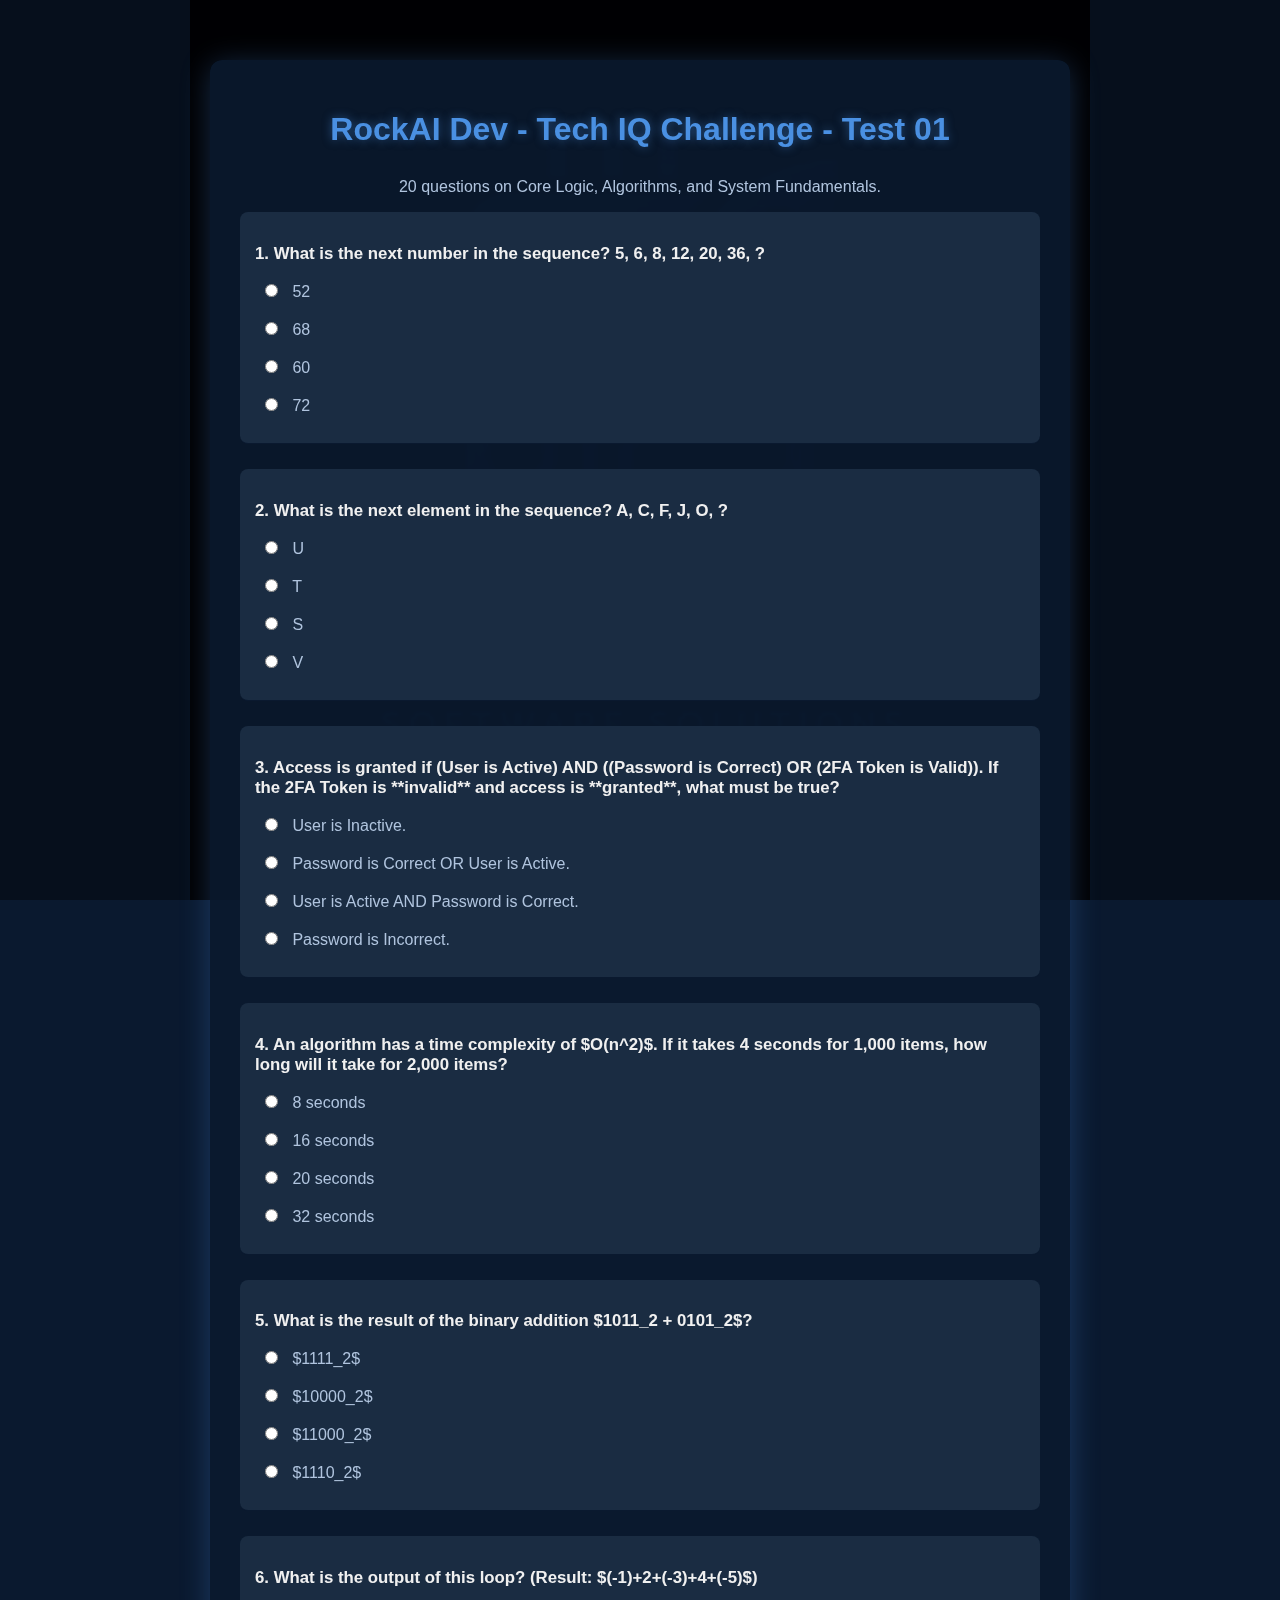
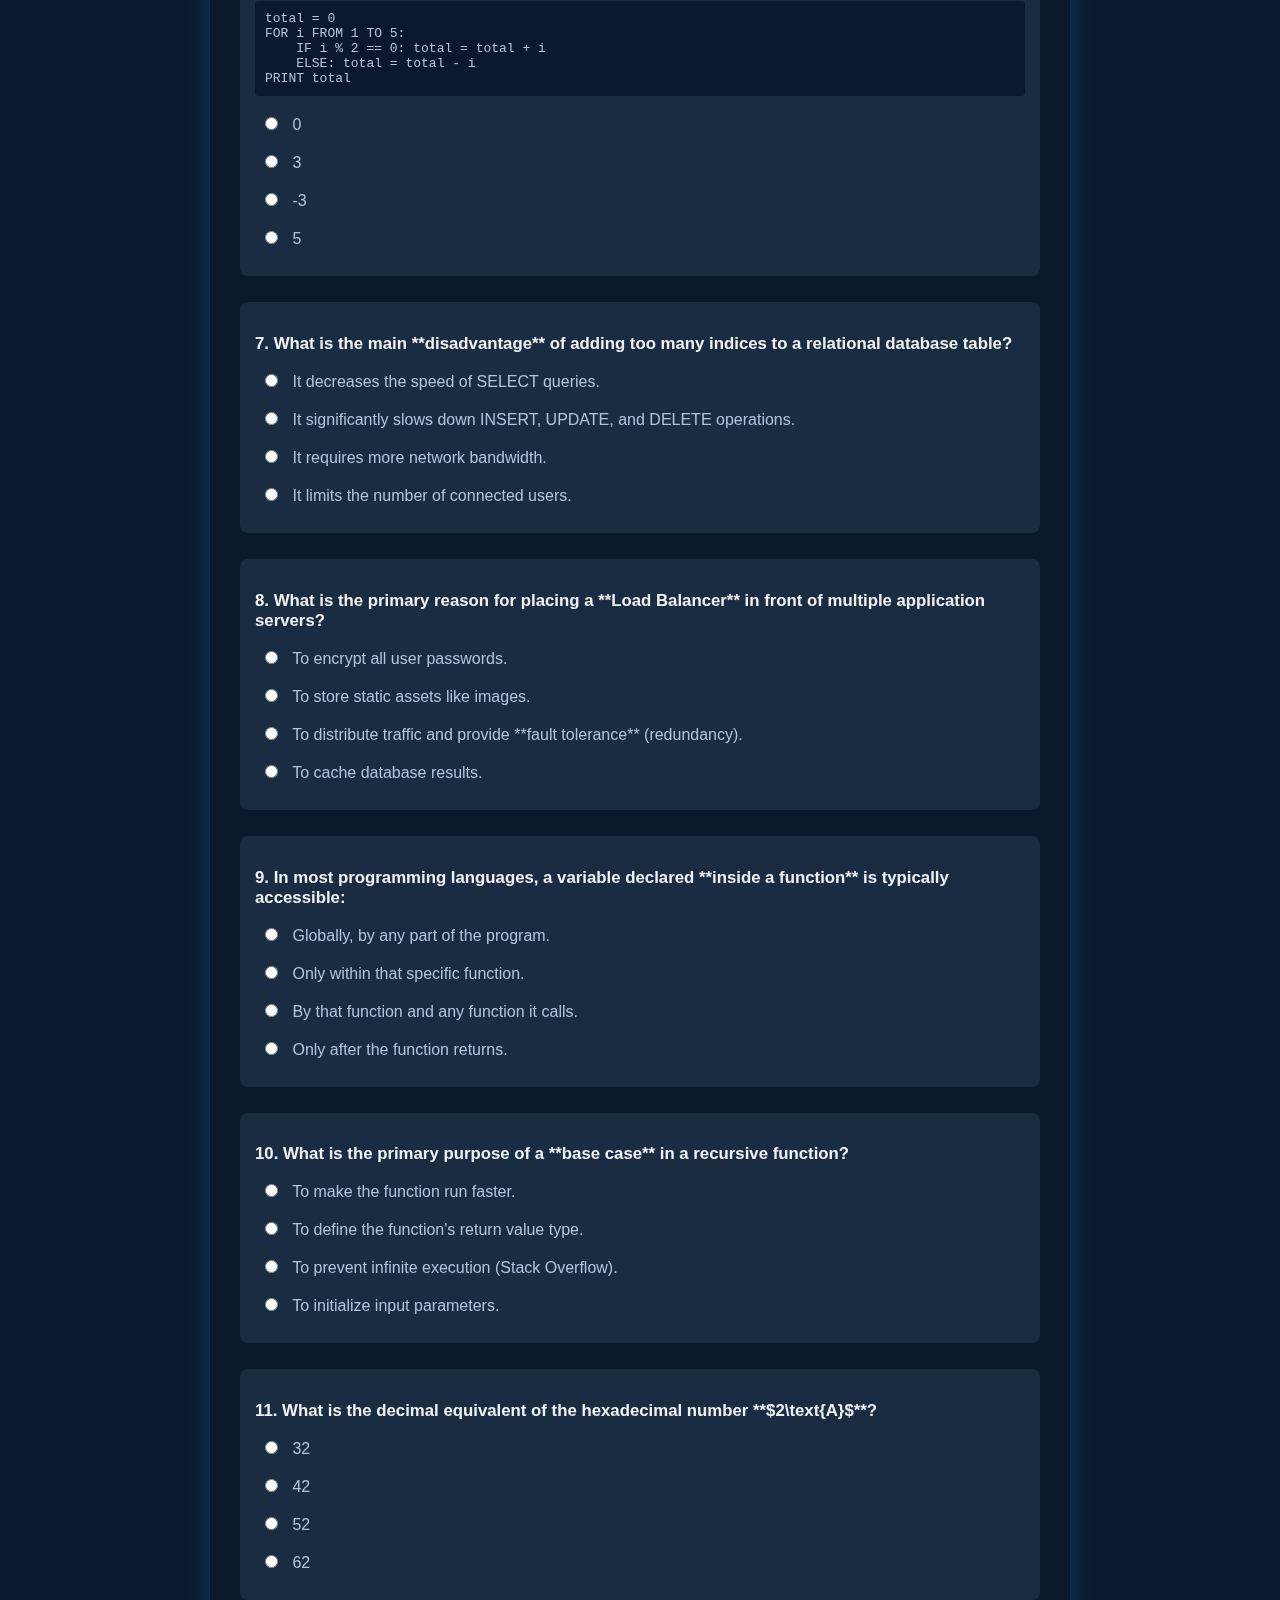
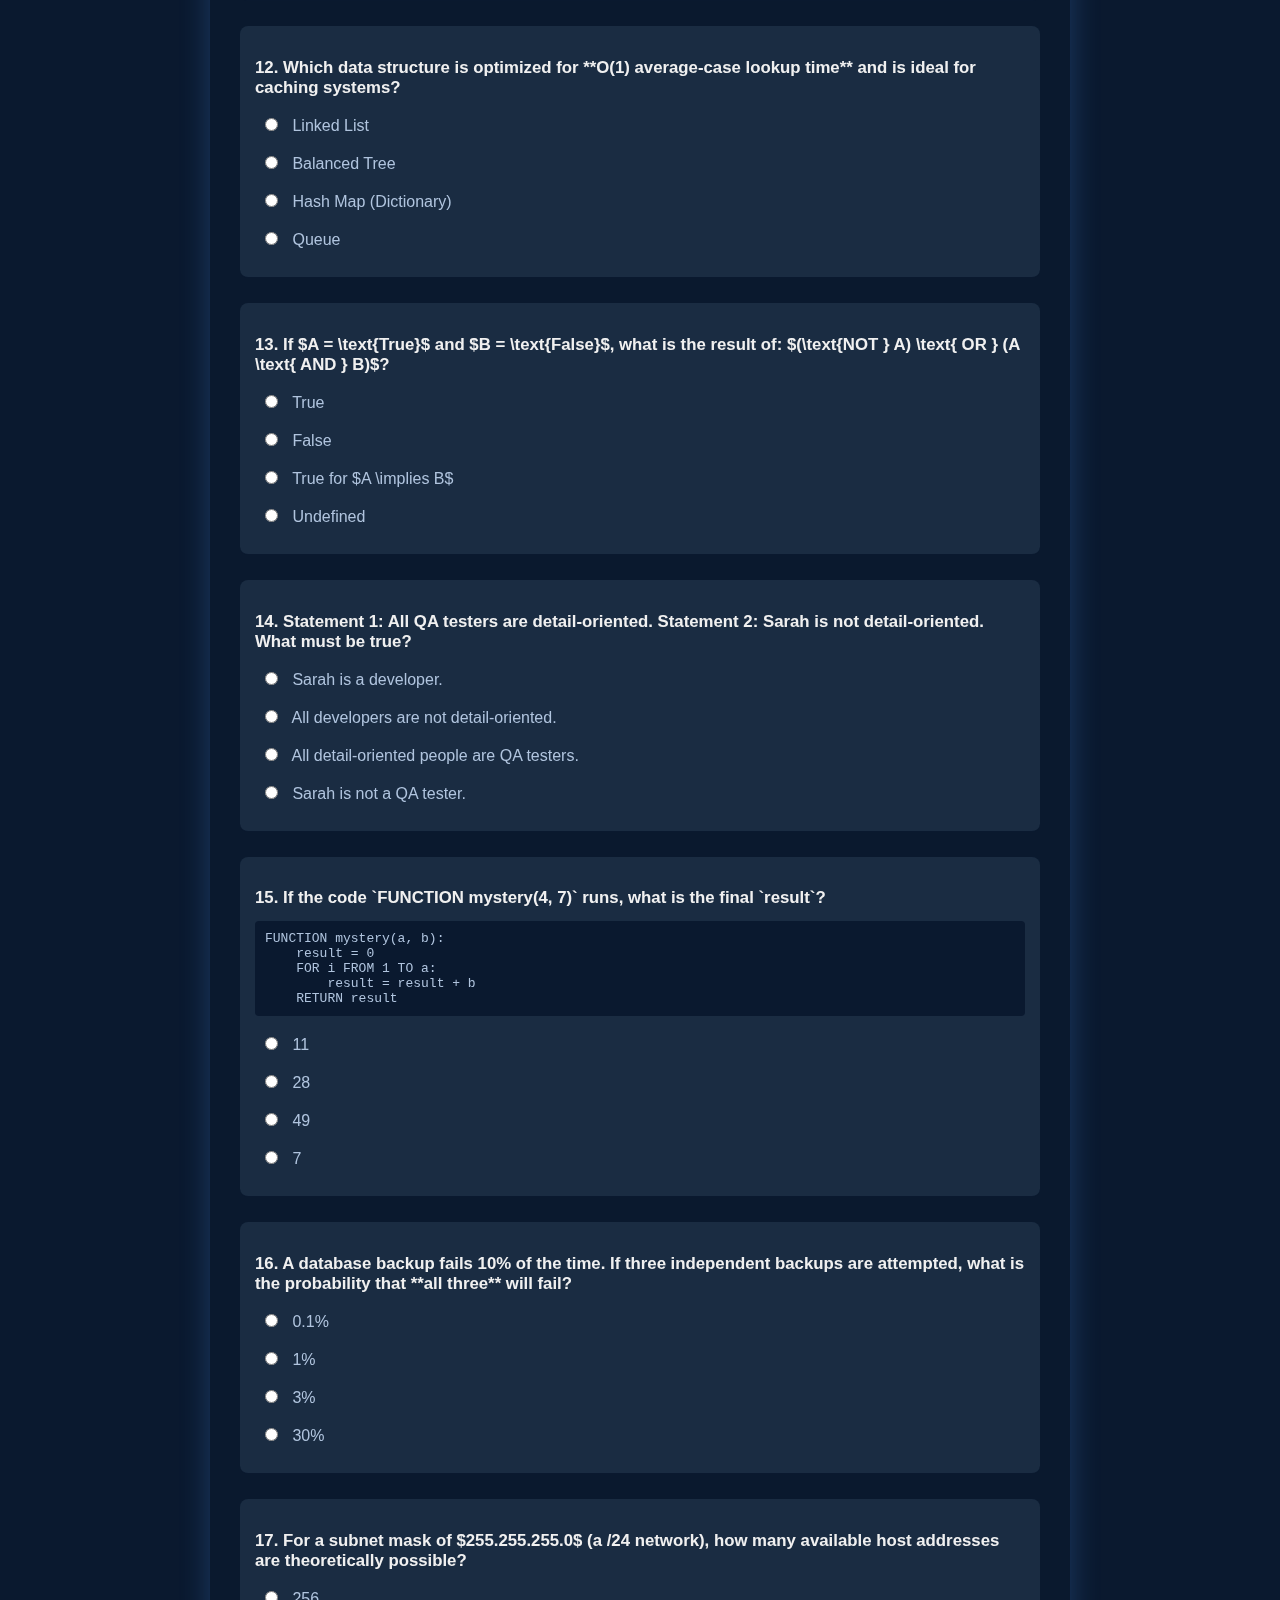
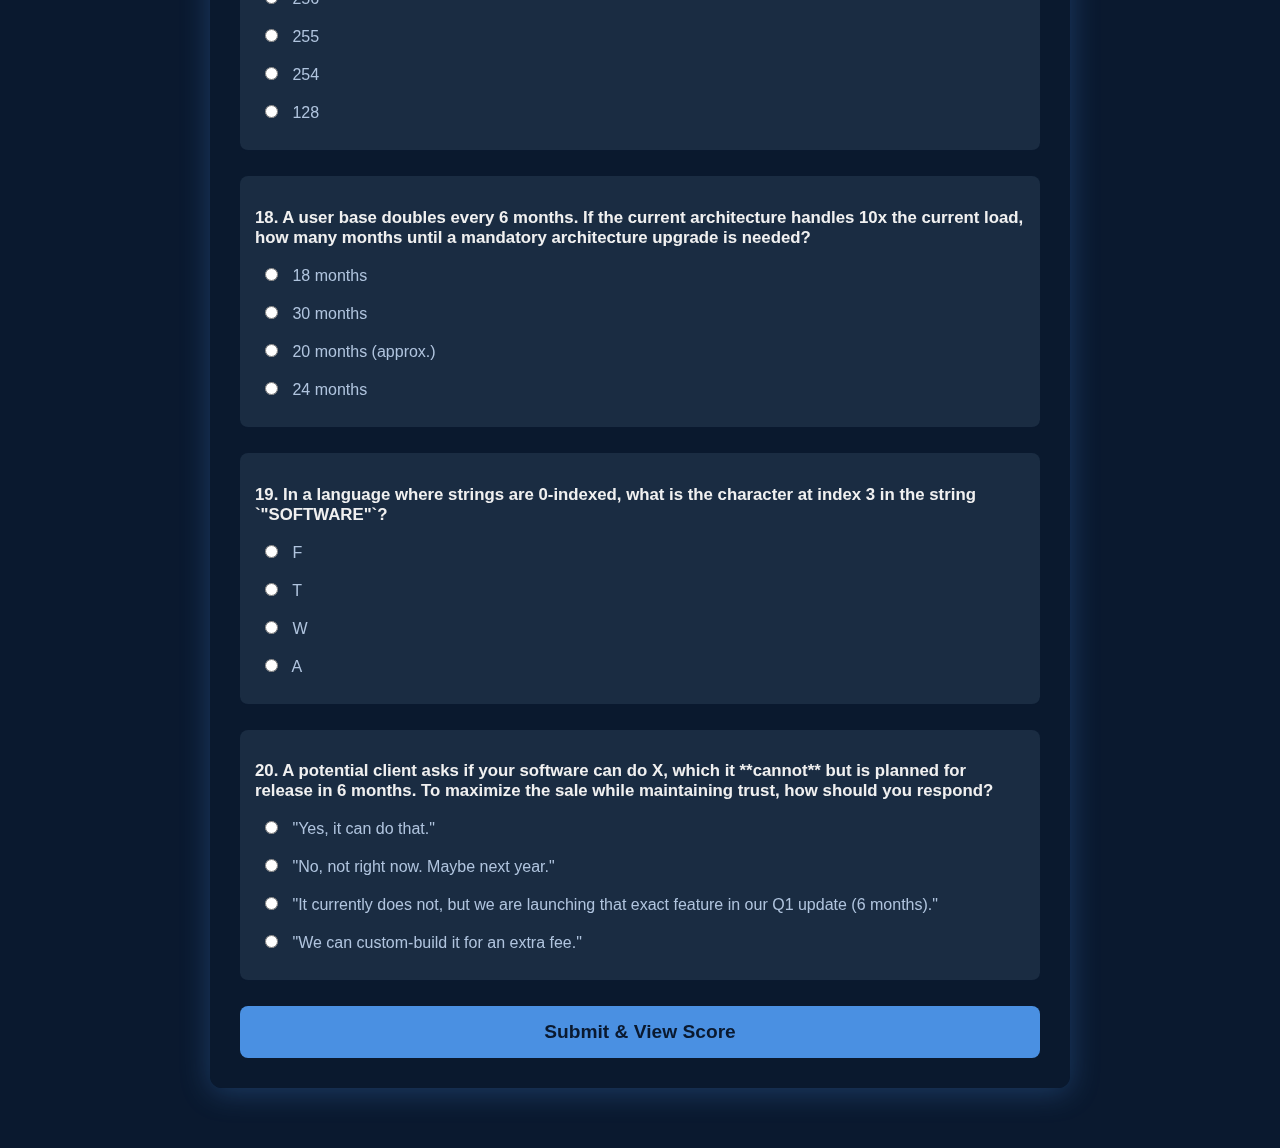
<file: index.html>
<!DOCTYPE html>
<html lang="en">
<head>
    <meta charset="UTF-8">
    <meta name="viewport" content="width=device-width, initial-scale=1.0">
    <title>RockAI Dev - Tech IQ Challenge - Test 01</title>
    
    <link rel="stylesheet" href="iq_test.css">
    
    <meta property="og:title" content="RockAI Dev - Tech IQ Challenge - Test 01">
    <meta property="og:description" content="I just scored high on RockAI Dev's Tech IQ Challenge! Test your core logic and algorithms.">
    <meta property="og:image" content="https://YOUR-REAL-DOMAIN.com/RockAI-IQ-Tests/images.jpg"> 
    <meta property="og:url" content="https://YOUR-REAL-DOMAIN.com/RockAI-IQ-Tests/TechIQ_Test_01.html"> 

</head>
<body>
    <div class="container">
        <h1>RockAI Dev - Tech IQ Challenge - Test 01</h1>
        <p style="color: var(--secondary-text); text-align: center;">20 questions on Core Logic, Algorithms, and System Fundamentals.</p>

        <form id="iq-test-form">
            <div class="question-container" data-correct-answer="B">
                <p>1. What is the next number in the sequence? 5, 6, 8, 12, 20, 36, ?</p>
                <label><input type="radio" name="q1" value="A" required> 52</label>
                <label><input type="radio" name="q1" value="B"> 68</label>
                <label><input type="radio" name="q1" value="C"> 60</label>
                <label><input type="radio" name="q1" value="D"> 72</label>
            </div>
            
            <div class="question-container" data-correct-answer="A">
                <p>2. What is the next element in the sequence? A, C, F, J, O, ?</p>
                <label><input type="radio" name="q2" value="A" required> U</label>
                <label><input type="radio" name="q2" value="B"> T</label>
                <label><input type="radio" name="q2" value="C"> S</label>
                <label><input type="radio" name="q2" value="D"> V</label>
            </div>
            
            <div class="question-container" data-correct-answer="C">
                <p>3. Access is granted if (User is Active) AND ((Password is Correct) OR (2FA Token is Valid)). If the 2FA Token is **invalid** and access is **granted**, what must be true?</p>
                <label><input type="radio" name="q3" value="A" required> User is Inactive.</label>
                <label><input type="radio" name="q3" value="B"> Password is Correct OR User is Active.</label>
                <label><input type="radio" name="q3" value="C"> User is Active AND Password is Correct.</label>
                <label><input type="radio" name="q3" value="D"> Password is Incorrect.</label>
            </div>
            
            <div class="question-container" data-correct-answer="B">
                <p>4. An algorithm has a time complexity of $O(n^2)$. If it takes 4 seconds for 1,000 items, how long will it take for 2,000 items?</p>
                <label><input type="radio" name="q4" value="A" required> 8 seconds</label>
                <label><input type="radio" name="q4" value="B"> 16 seconds</label>
                <label><input type="radio" name="q4" value="C"> 20 seconds</label>
                <label><input type="radio" name="q4" value="D"> 32 seconds</label>
            </div>

            <div class="question-container" data-correct-answer="B">
                <p>5. What is the result of the binary addition $1011_2 + 0101_2$?</p>
                <label><input type="radio" name="q5" value="A" required> $1111_2$</label>
                <label><input type="radio" name="q5" value="B"> $10000_2$</label>
                <label><input type="radio" name="q5" value="C"> $11000_2$</label>
                <label><input type="radio" name="q5" value="D"> $1110_2$</label>
            </div>

            <div class="question-container" data-correct-answer="C">
                <p>6. What is the output of this loop? (Result: $(-1)+2+(-3)+4+(-5)$)</p>
                <pre style="color: var(--secondary-text); background: #0A192F; padding: 10px; border-radius: 4px;">total = 0
FOR i FROM 1 TO 5:
    IF i % 2 == 0: total = total + i
    ELSE: total = total - i
PRINT total</pre>
                <label><input type="radio" name="q6" value="A" required> 0</label>
                <label><input type="radio" name="q6" value="B"> 3</label>
                <label><input type="radio" name="q6" value="C"> -3</label>
                <label><input type="radio" name="q6" value="D"> 5</label>
            </div>

            <div class="question-container" data-correct-answer="B">
                <p>7. What is the main **disadvantage** of adding too many indices to a relational database table?</p>
                <label><input type="radio" name="q7" value="A" required> It decreases the speed of SELECT queries.</label>
                <label><input type="radio" name="q7" value="B"> It significantly slows down INSERT, UPDATE, and DELETE operations.</label>
                <label><input type="radio" name="q7" value="C"> It requires more network bandwidth.</label>
                <label><input type="radio" name="q7" value="D"> It limits the number of connected users.</label>
            </div>

            <div class="question-container" data-correct-answer="C">
                <p>8. What is the primary reason for placing a **Load Balancer** in front of multiple application servers?</p>
                <label><input type="radio" name="q8" value="A" required> To encrypt all user passwords.</label>
                <label><input type="radio" name="q8" value="B"> To store static assets like images.</label>
                <label><input type="radio" name="q8" value="C"> To distribute traffic and provide **fault tolerance** (redundancy).</label>
                <label><input type="radio" name="q8" value="D"> To cache database results.</label>
            </div>

            <div class="question-container" data-correct-answer="B">
                <p>9. In most programming languages, a variable declared **inside a function** is typically accessible:</p>
                <label><input type="radio" name="q9" value="A" required> Globally, by any part of the program.</label>
                <label><input type="radio" name="q9" value="B"> Only within that specific function.</label>
                <label><input type="radio" name="q9" value="C"> By that function and any function it calls.</label>
                <label><input type="radio" name="q9" value="D"> Only after the function returns.</label>
            </div>

            <div class="question-container" data-correct-answer="C">
                <p>10. What is the primary purpose of a **base case** in a recursive function?</p>
                <label><input type="radio" name="q10" value="A" required> To make the function run faster.</label>
                <label><input type="radio" name="q10" value="B"> To define the function's return value type.</label>
                <label><input type="radio" name="q10" value="C"> To prevent infinite execution (Stack Overflow).</label>
                <label><input type="radio" name="q10" value="D"> To initialize input parameters.</label>
            </div>

            <div class="question-container" data-correct-answer="B">
                <p>11. What is the decimal equivalent of the hexadecimal number **$2\text{A}$**?</p>
                <label><input type="radio" name="q11" value="A" required> 32</label>
                <label><input type="radio" name="q11" value="B"> 42</label>
                <label><input type="radio" name="q11" value="C"> 52</label>
                <label><input type="radio" name="q11" value="D"> 62</label>
            </div>

            <div class="question-container" data-correct-answer="C">
                <p>12. Which data structure is optimized for **O(1) average-case lookup time** and is ideal for caching systems?</p>
                <label><input type="radio" name="q12" value="A" required> Linked List</label>
                <label><input type="radio" name="q12" value="B"> Balanced Tree</label>
                <label><input type="radio" name="q12" value="C"> Hash Map (Dictionary)</label>
                <label><input type="radio" name="q12" value="D"> Queue</label>
            </div>

            <div class="question-container" data-correct-answer="B">
                <p>13. If $A = \text{True}$ and $B = \text{False}$, what is the result of: $(\text{NOT } A) \text{ OR } (A \text{ AND } B)$?</p>
                <label><input type="radio" name="q13" value="A" required> True</label>
                <label><input type="radio" name="q13" value="B"> False</label>
                <label><input type="radio" name="q13" value="C"> True for $A \implies B$</label>
                <label><input type="radio" name="q13" value="D"> Undefined</label>
            </div>

            <div class="question-container" data-correct-answer="D">
                <p>14. Statement 1: All QA testers are detail-oriented. Statement 2: Sarah is not detail-oriented. What must be true?</p>
                <label><input type="radio" name="q14" value="A" required> Sarah is a developer.</label>
                <label><input type="radio" name="q14" value="B"> All developers are not detail-oriented.</label>
                <label><input type="radio" name="q14" value="C"> All detail-oriented people are QA testers.</label>
                <label><input type="radio" name="q14" value="D"> Sarah is not a QA tester.</label>
            </div>

            <div class="question-container" data-correct-answer="B">
                <p>15. If the code `FUNCTION mystery(4, 7)` runs, what is the final `result`?</p>
                <pre style="color: var(--secondary-text); background: #0A192F; padding: 10px; border-radius: 4px;">FUNCTION mystery(a, b):
    result = 0
    FOR i FROM 1 TO a:
        result = result + b
    RETURN result</pre>
                <label><input type="radio" name="q15" value="A" required> 11</label>
                <label><input type="radio" name="q15" value="B"> 28</label>
                <label><input type="radio" name="q15" value="C"> 49</label>
                <label><input type="radio" name="q15" value="D"> 7</label>
            </div>

            <div class="question-container" data-correct-answer="A">
                <p>16. A database backup fails 10% of the time. If three independent backups are attempted, what is the probability that **all three** will fail?</p>
                <label><input type="radio" name="q16" value="A" required> 0.1%</label>
                <label><input type="radio" name="q16" value="B"> 1%</label>
                <label><input type="radio" name="q16" value="C"> 3%</label>
                <label><input type="radio" name="q16" value="D"> 30%</label>
            </div>
            
            <div class="question-container" data-correct-answer="C">
                <p>17. For a subnet mask of $255.255.255.0$ (a /24 network), how many available host addresses are theoretically possible?</p>
                <label><input type="radio" name="q17" value="A" required> 256</label>
                <label><input type="radio" name="q17" value="B"> 255</label>
                <label><input type="radio" name="q17" value="C"> 254</label>
                <label><input type="radio" name="q17" value="D"> 128</label>
            </div>

            <div class="question-container" data-correct-answer="C">
                <p>18. A user base doubles every 6 months. If the current architecture handles 10x the current load, how many months until a mandatory architecture upgrade is needed?</p>
                <label><input type="radio" name="q18" value="A" required> 18 months</label>
                <label><input type="radio" name="q18" value="B"> 30 months</label>
                <label><input type="radio" name="q18" value="C"> 20 months (approx.)</label>
                <label><input type="radio" name="q18" value="D"> 24 months</label>
            </div>

            <div class="question-container" data-correct-answer="B">
                <p>19. In a language where strings are 0-indexed, what is the character at index 3 in the string `"SOFTWARE"`?</p>
                <label><input type="radio" name="q19" value="A" required> F</label>
                <label><input type="radio" name="q19" value="B"> T</label>
                <label><input type="radio" name="q19" value="C"> W</label>
                <label><input type="radio" name="q19" value="D"> A</label>
            </div>

            <div class="question-container" data-correct-answer="C">
                <p>20. A potential client asks if your software can do X, which it **cannot** but is planned for release in 6 months. To maximize the sale while maintaining trust, how should you respond?</p>
                <label><input type="radio" name="q20" value="A" required> "Yes, it can do that."</label>
                <label><input type="radio" name="q20" value="B"> "No, not right now. Maybe next year."</label>
                <label><input type="radio" name="q20" value="C"> "It currently does not, but we are launching that exact feature in our Q1 update (6 months)."</label>
                <label><input type="radio" name="q20" value="D"> "We can custom-build it for an extra fee."</label>
            </div>


            <button type="button" class="cta-button" onclick="calculateScore()">Submit & View Score</button>
        </form>

        <div id="results">
            <h2>Challenge Complete!</h2>
            <p style="color: var(--secondary-text);">Your Final Score is:</p>
            <span id="score-display">0</span> / 20
            
            <p style="margin-top: 30px;"><strong>Share Your Achievement on LinkedIn:</strong></p>
            <ol style="color: var(--secondary-text); text-align: left; max-width: 400px; margin: 10px auto;">
                <li>Click "<strong>Copy Share Text</strong>" below.</li>
                <li>Click "<strong>Share on LinkedIn</strong>" (A new window will open).</li>
                <li>In the LinkedIn post window, <strong>Paste</strong> the copied text.</li>
                <li>The RockAI Dev logo will automatically appear as the post's preview image!</li>
            </ol>
            
            <p id="share-message-text"></p>
            <button class="copy-text-btn" onclick="copyShareText()">Copy Share Text</button>
            
            <a id="linkedin-share-button" class="linkedin-share" href="#" target="_blank" rel="noopener noreferrer">Share on LinkedIn</a>
        </div>
    </div>

    <script>
        // ======================== JavaScript Logic ========================

        const correctAnswers = {
            q1: 'B', q2: 'A', q3: 'C', q4: 'B', q5: 'B',
            q6: 'C', q7: 'B', q8: 'C', q9: 'B', q10: 'C',
            q11: 'B', q12: 'C', q13: 'B', q14: 'D', q15: 'B',
            q16: 'A', q17: 'C', q18: 'C', q19: 'B', q20: 'C'
        };

        const totalQuestions = Object.keys(correctAnswers).length;
        // MUST BE UPDATED to the actual URL after deployment!
        const testUrl = "https://YOUR-REAL-DOMAIN.com/RockAI-IQ-Tests/TechIQ_Test_01.html"; 


        function calculateScore() {
            const form = document.getElementById('iq-test-form');
            let score = 0;
            let allAnswered = true;

            for (const q in correctAnswers) {
                if (!form.elements[q] || !form.elements[q].value) {
                    allAnswered = false;
                    break;
                }
            }
            
            if (!allAnswered) {
                alert('Please answer all 20 questions before viewing the score.');
                return;
            }

            for (const q in correctAnswers) {
                if (form.elements[q].value === correctAnswers[q]) {
                    score++;
                }
            }

            document.getElementById('score-display').textContent = score;
            document.getElementById('iq-test-form').style.display = 'none';
            document.getElementById('results').style.display = 'block';

            // Generate direct share text (including score and company name)
            let shareText;
            if (score === totalQuestions) {
                shareText = `Perfect Score! I achieved ${score}/${totalQuestions} on the RockAI Dev Tech IQ Challenge - Test 01! Ready for the next level. 🚀`;
            } else if (score >= totalQuestions * 0.8) {
                shareText = `Amazing result! I scored ${score}/${totalQuestions} on RockAI Dev's Tech IQ Challenge - Test 01, testing my core logic and algorithms.`;
            } else {
                shareText = `I just took RockAI Dev's Tech IQ Challenge - Test 01 and scored ${score}/${totalQuestions}. Think you can beat me?`;
            }
            
            // Append the URL and hashtags to the custom text
            const finalShareMessage = `${shareText} Take the RockAI Dev challenge now: ${testUrl} #RockAIDev #TechIQ #Programming #Algorithm`;
            document.getElementById('share-message-text').textContent = finalShareMessage;

            // Set up LinkedIn share link (opens the blank share window)
            const encodedUrl = encodeURIComponent(testUrl);
            const linkedinLink = `https://www.linkedin.com/sharing/share-offsite/?url=${encodedUrl}`;
            document.getElementById('linkedin-share-button').href = linkedinLink;
        }

        function copyShareText() {
            const textToCopy = document.getElementById('share-message-text').textContent;
            navigator.clipboard.writeText(textToCopy).then(() => {
                alert("✅ Share text copied! Paste it into the LinkedIn share window. The RockAI Dev logo will automatically appear as the link preview!");
            }).catch(err => {
                console.error('Failed to copy text:', err);
                prompt("Please manually copy the text below:", textToCopy);
            });
        }
    </script>
</body>
</html>
</file>
<file: iq_test.css>
/* ======================== CSS Styles ======================== */
:root {
    --primary-dark: #0A192F; 
    --accent-color: #4A90E2; 
    --text-light: #F0F0F0; 
    --secondary-text: #B0C4DE; 
}

body {
    background-color: var(--primary-dark);
    font-family: 'Arial', sans-serif;
    color: var(--text-light);
    display: flex;
    justify-content: center;
    align-items: center;
    min-height: 100vh;
    margin: 0;
    padding: 20px;
    overflow-x: hidden; 
    position: relative; 
    text-align: left;

    /* --- FIXED: Static Background Image (images.jpg) --- */
    background-image: url('images.jpg'); /* Using the exact uploaded filename */
    background-size: contain; 
    background-repeat: no-repeat;
    background-position: center center;
    background-attachment: fixed; 
    background-blend-mode: multiply; 
}

/* Overlay for readability */
body::before {
    content: '';
    position: fixed;
    top: 0;
    left: 0;
    width: 100%;
    height: 100%;
    background: rgba(0, 0, 0, 0.4); 
    z-index: -2; 
}

/* REMOVED: Starry background effects */

.container {
    max-width: 800px;
    margin: 40px auto;
    padding: 30px;
    background-color: rgba(10, 25, 47, 0.9); 
    border-radius: 12px;
    box-shadow: 0 4px 30px rgba(74, 144, 226, 0.3); 
    position: relative; 
    z-index: 10; 
    width: 100%;
}

h1 {
    color: var(--accent-color);
    text-align: center;
    margin-bottom: 30px;
    font-size: 2em;
    text-shadow: 0 0 10px rgba(74, 144, 226, 0.5);
}

.question-container {
    margin-bottom: 25px;
    padding: 15px;
    border-bottom: 1px solid var(--primary-dark);
    background-color: #1a2c42; 
    border-radius: 8px;
}

.question-container p {
    font-weight: bold;
    font-size: 1.05em;
    margin-bottom: 12px;
    color: var(--text-light);
}

label {
    display: block;
    margin-bottom: 8px;
    padding: 5px;
    border-radius: 4px;
    transition: background-color 0.2s;
    color: var(--secondary-text);
}

label:hover {
    background-color: rgba(74, 144, 226, 0.1);
}

input[type="radio"] {
    margin-right: 10px;
    accent-color: var(--accent-color);
}

.cta-button {
    width: 100%;
    padding: 15px;
    background-color: var(--accent-color);
    color: var(--primary-dark);
    border: none;
    border-radius: 8px;
    font-size: 1.2em;
    font-weight: bold;
    cursor: pointer;
    transition: background-color 0.3s, transform 0.2s;
    margin-top: 25px;
    text-decoration: none;
    display: block;
    text-align: center;
}

.cta-button:hover {
    background-color: #79aee8;
    transform: scale(1.01);
}

/* Results Section */
#results {
    display: none;
    text-align: center;
    padding: 30px;
    border: 2px solid var(--accent-color);
    border-radius: 12px;
    background-color: #1a2c42;
}

#score-display {
    font-size: 3.5em;
    color: var(--accent-color);
    font-weight: bold;
    display: block;
    margin: 10px 0 20px;
    text-shadow: 0 0 15px rgba(74, 144, 226, 0.7);
}

#share-message-text {
    border: 1px dashed var(--secondary-text);
    padding: 15px;
    margin: 15px auto 25px;
    background-color: #0A192F;
    font-size: 0.9em;
    color: var(--secondary-text);
    text-align: left;
    border-radius: 6px;
    display: block;
}

.copy-text-btn {
    background-color: #555;
    color: white;
    border: none;
    padding: 10px 20px;
    border-radius: 6px;
    font-weight: bold;
    cursor: pointer;
    transition: background-color 0.3s;
    margin-right: 10px;
    display: inline-block;
}

.copy-text-btn:hover {
    background-color: #777;
}

.linkedin-share {
    display: inline-block;
    background-color: #0077B5; 
    color: white;
    padding: 10px 20px;
    text-decoration: none;
    border-radius: 6px;
    font-weight: bold;
    transition: background-color 0.3s;
}

.linkedin-share:hover {
    background-color: #0099D4;
}
</file>
